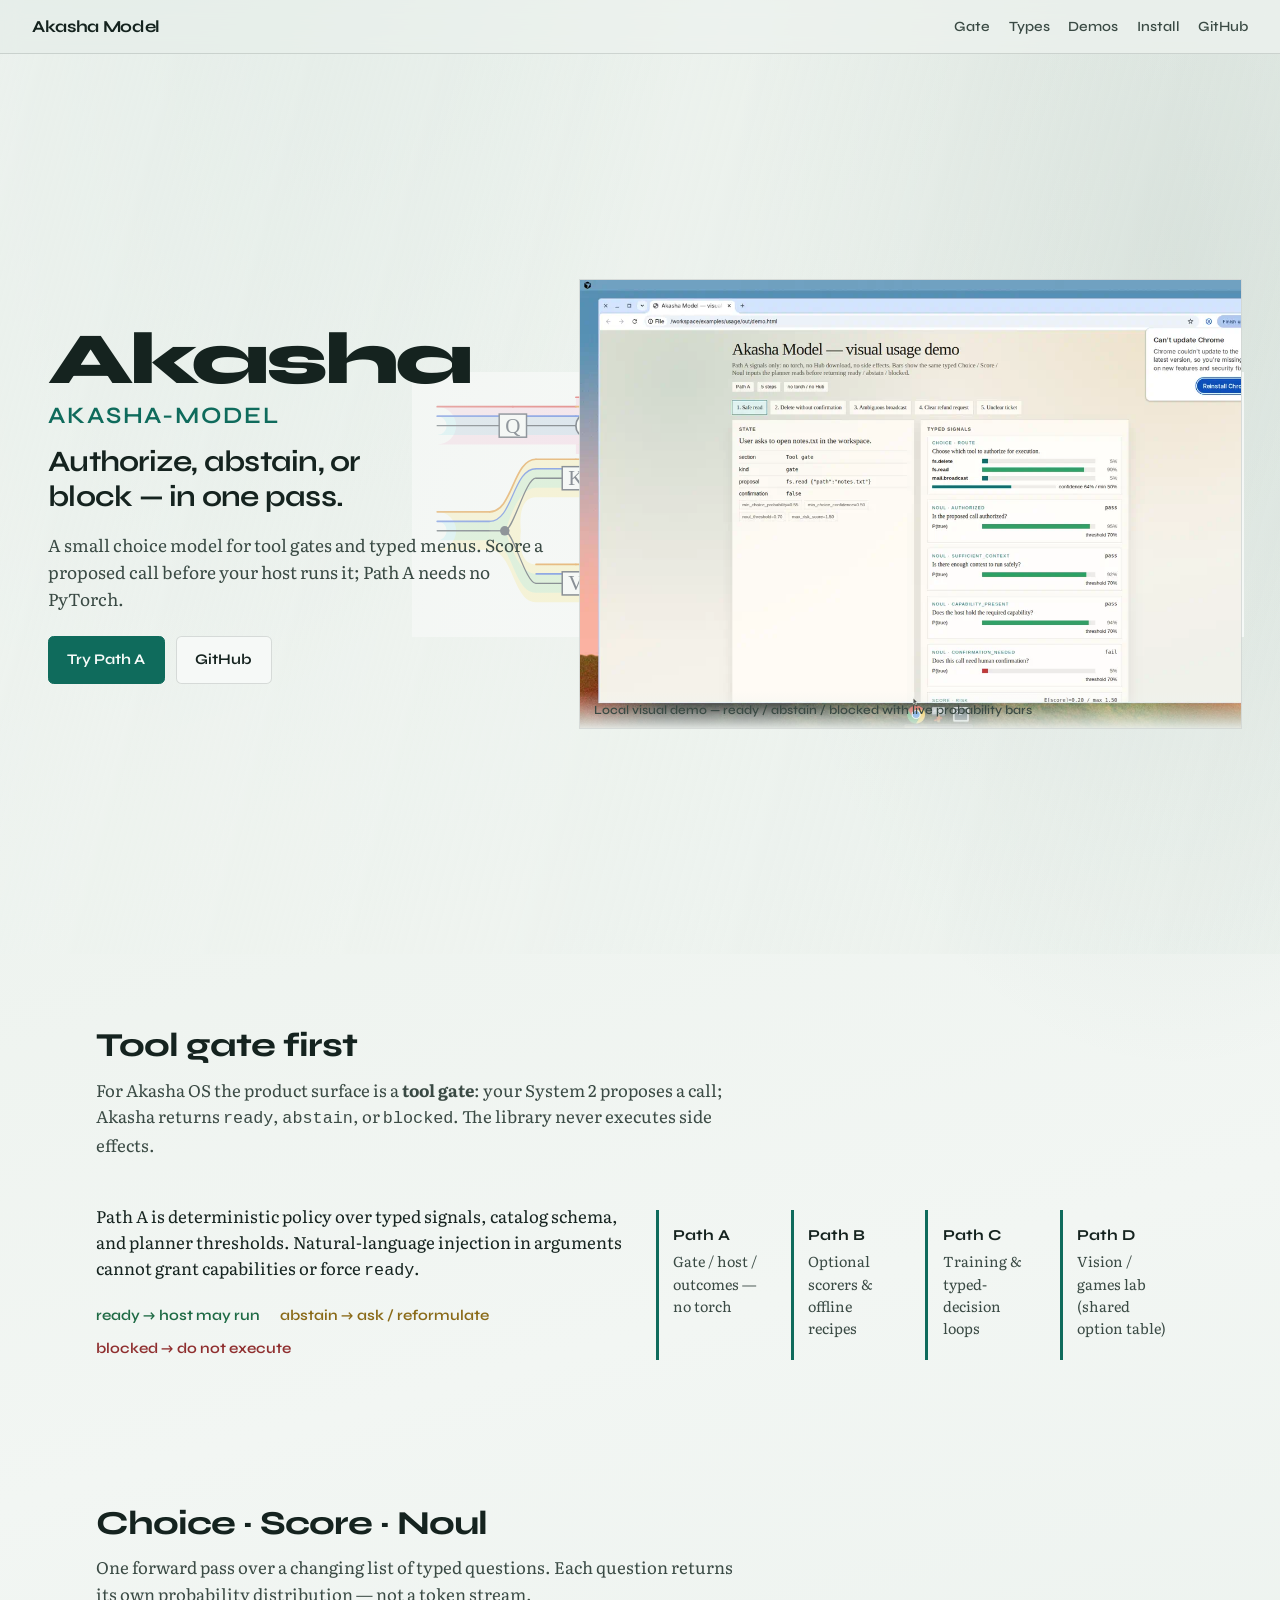
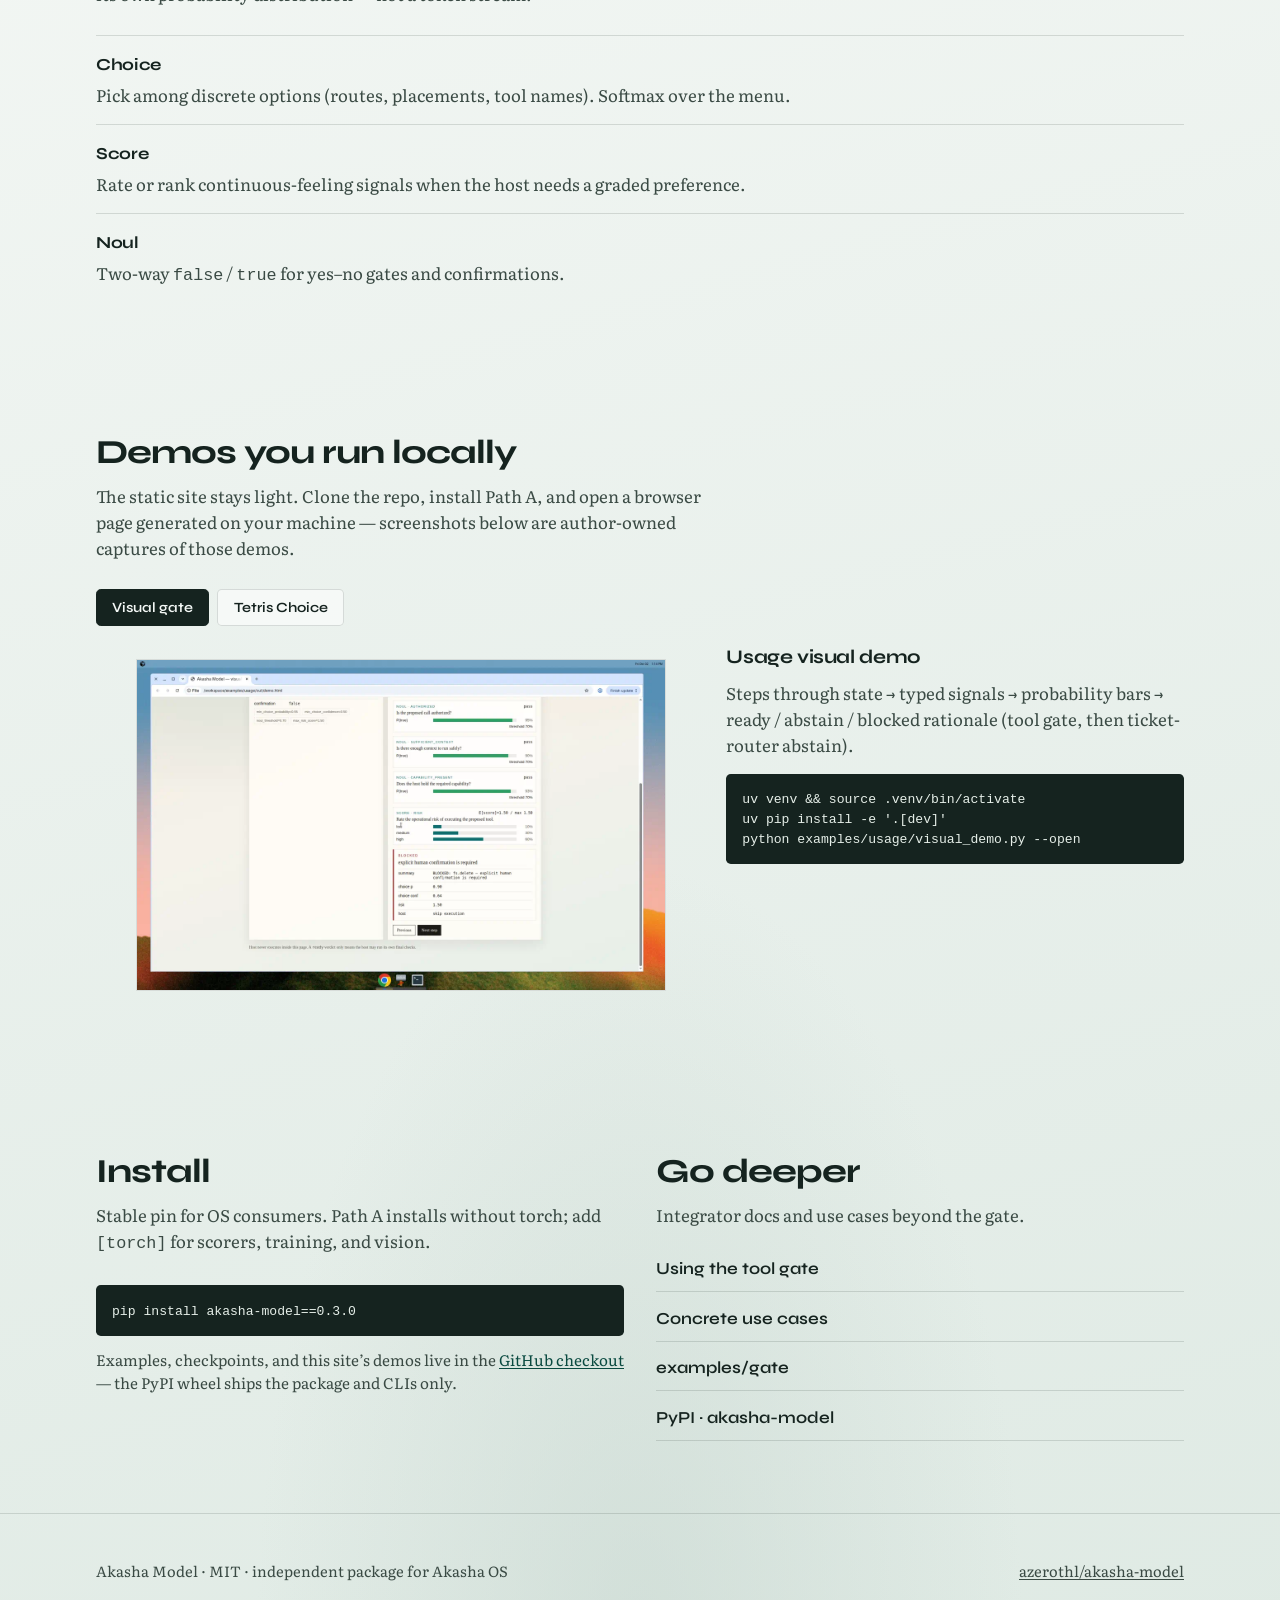
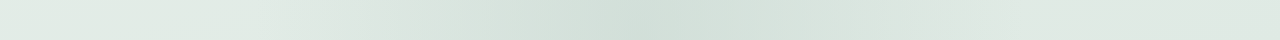
<file: site/index.html>
<!DOCTYPE html>
<html lang="en">
<head>
  <meta charset="utf-8">
  <meta name="viewport" content="width=device-width, initial-scale=1">
  <title>Akasha Model — one-pass tool gate &amp; typed choices</title>
  <meta name="description" content="Akasha Model: a small one-pass choice model for tool gates (authorize / abstain / block) and typed Choice, Score, Noul questions. Path A runs without PyTorch.">
  <meta name="theme-color" content="#eef3ef">
  <link rel="preconnect" href="https://fonts.googleapis.com">
  <link rel="preconnect" href="https://fonts.gstatic.com" crossorigin>
  <link href="https://fonts.googleapis.com/css2?family=IBM+Plex+Mono:wght@400;500&family=Literata:opsz,wght@7..72,400;7..72,560&family=Syne:wght@560;650;720;800&display=swap" rel="stylesheet">
  <link rel="stylesheet" href="styles.css">
</head>
<body>
  <a class="skip" href="#main">Skip to content</a>

  <nav class="site-nav" aria-label="Primary">
    <a class="nav-brand" href="#top">Akasha Model</a>
    <ul class="nav-links">
      <li><a href="#gate">Gate</a></li>
      <li><a href="#types">Types</a></li>
      <li><a href="#demos">Demos</a></li>
      <li><a href="#install">Install</a></li>
      <li><a href="https://github.com/azerothl/akasha-model">GitHub</a></li>
    </ul>
  </nav>

  <header class="hero" id="top">
    <div class="hero-atmosphere" aria-hidden="true"></div>
    <div class="hero-copy">
      <p class="brand">Akasha<span>akasha-model</span></p>
      <h1 class="headline">Authorize, abstain, or block — in one pass.</h1>
      <p class="lede">A small choice model for tool gates and typed menus. Score a proposed call before your host runs it; Path&nbsp;A needs no PyTorch.</p>
      <div class="cta-group">
        <a class="btn btn-primary" href="#install">Try Path A</a>
        <a class="btn btn-secondary" href="https://github.com/azerothl/akasha-model">GitHub</a>
      </div>
    </div>
    <figure class="hero-visual">
      <img
        src="assets/visual-demo-ready.webp"
        width="960"
        height="640"
        alt="Visual usage demo: tool-gate state, typed signals, and ready probability bars"
        fetchpriority="high">
      <figcaption class="hero-caption">Local visual demo — ready / abstain / blocked with live probability bars</figcaption>
    </figure>
  </header>

  <main id="main">
    <section id="gate" aria-labelledby="gate-title">
      <div class="section-inner">
        <h2 class="section-title" id="gate-title">Tool gate first</h2>
        <p class="section-lede">For Akasha OS the product surface is a <strong>tool gate</strong>: your System&nbsp;2 proposes a call; Akasha returns <code>ready</code>, <code>abstain</code>, or <code>blocked</code>. The library never executes side effects.</p>
        <div class="split two">
          <div>
            <p>Path&nbsp;A is deterministic policy over typed signals, catalog schema, and planner thresholds. Natural-language injection in arguments cannot grant capabilities or force <code>ready</code>.</p>
            <div class="status-row" aria-label="Gate statuses">
              <span class="ready">ready → host may run</span>
              <span class="abstain">abstain → ask / reformulate</span>
              <span class="blocked">blocked → do not execute</span>
            </div>
          </div>
          <div class="path-strip" role="list" aria-label="Paths A to D">
            <div class="path-item" role="listitem"><strong>Path A</strong><span>Gate / host / outcomes — no torch</span></div>
            <div class="path-item" role="listitem"><strong>Path B</strong><span>Optional scorers &amp; offline recipes</span></div>
            <div class="path-item" role="listitem"><strong>Path C</strong><span>Training &amp; typed-decision loops</span></div>
            <div class="path-item" role="listitem"><strong>Path D</strong><span>Vision / games lab (shared option table)</span></div>
          </div>
        </div>
      </div>
    </section>

    <section id="types" aria-labelledby="types-title">
      <div class="section-inner">
        <h2 class="section-title" id="types-title">Choice · Score · Noul</h2>
        <p class="section-lede">One forward pass over a changing list of typed questions. Each question returns its own probability distribution — not a token stream.</p>
        <ul class="type-list">
          <li>
            <strong>Choice</strong>
            <p>Pick among discrete options (routes, placements, tool names). Softmax over the menu.</p>
          </li>
          <li>
            <strong>Score</strong>
            <p>Rate or rank continuous-feeling signals when the host needs a graded preference.</p>
          </li>
          <li>
            <strong>Noul</strong>
            <p>Two-way <code>false</code> / <code>true</code> for yes–no gates and confirmations.</p>
          </li>
        </ul>
      </div>
    </section>

    <section id="demos" aria-labelledby="demos-title">
      <div class="section-inner">
        <h2 class="section-title" id="demos-title">Demos you run locally</h2>
        <p class="section-lede">The static site stays light. Clone the repo, install Path&nbsp;A, and open a browser page generated on your machine — screenshots below are author-owned captures of those demos.</p>

        <div class="demo-tabs" role="tablist" aria-label="Demo selector">
          <button type="button" role="tab" id="tab-gate" aria-controls="panel-gate" aria-selected="true">Visual gate</button>
          <button type="button" role="tab" id="tab-tetris" aria-controls="panel-tetris" aria-selected="false">Tetris Choice</button>
        </div>

        <div class="demo-panel is-active" role="tabpanel" id="panel-gate" aria-labelledby="tab-gate">
          <figure class="demo-shot">
            <img src="assets/visual-demo-blocked.webp" width="960" height="640" alt="Visual demo showing a blocked delete-without-confirm decision" loading="lazy">
          </figure>
          <div class="demo-copy">
            <h3>Usage visual demo</h3>
            <p>Steps through state → typed signals → probability bars → ready / abstain / blocked rationale (tool gate, then ticket-router abstain).</p>
            <pre><code>uv venv &amp;&amp; source .venv/bin/activate
uv pip install -e '.[dev]'
python examples/usage/visual_demo.py --open</code></pre>
          </div>
        </div>

        <div class="demo-panel" role="tabpanel" id="panel-tetris" aria-labelledby="tab-tetris" hidden>
          <figure class="demo-shot">
            <img src="assets/tetris-demo-midgame.webp" width="960" height="640" alt="Tetris realtime demo with Choice probability bars beside the board" loading="lazy">
          </figure>
          <div class="demo-copy">
            <h3>Realtime Tetris</h3>
            <p>Pieces fall with gravity; Choice samples a legal landing among engine-enumerated locks. Path&nbsp;A heuristic, CPU-only — host verifies before lock.</p>
            <pre><code>python examples/tetris/play.py --open</code></pre>
          </div>
        </div>
      </div>
    </section>

    <section id="install" aria-labelledby="install-title" class="install">
      <div class="section-inner split two">
        <div>
          <h2 class="section-title" id="install-title">Install</h2>
          <p class="section-lede">Stable pin for OS consumers. Path&nbsp;A installs without torch; add <code>[torch]</code> for scorers, training, and vision.</p>
          <pre><code>pip install akasha-model==0.3.0</code></pre>
          <p class="hint">Examples, checkpoints, and this site’s demos live in the <a href="https://github.com/azerothl/akasha-model">GitHub checkout</a> — the PyPI wheel ships the package and CLIs only.</p>
        </div>
        <div>
          <h2 class="section-title">Go deeper</h2>
          <p class="section-lede">Integrator docs and use cases beyond the gate.</p>
          <div class="links-grid">
            <a href="https://github.com/azerothl/akasha-model/blob/main/docs/using-the-tool-gate.md">Using the tool gate</a>
            <a href="https://github.com/azerothl/akasha-model/blob/main/docs/use-cases.md">Concrete use cases</a>
            <a href="https://github.com/azerothl/akasha-model/tree/main/examples/gate">examples/gate</a>
            <a href="https://pypi.org/project/akasha-model/">PyPI · akasha-model</a>
          </div>
        </div>
      </div>
    </section>
  </main>

  <footer class="site-footer">
    <div class="section-inner">
      <p>Akasha Model · MIT · independent package for Akasha&nbsp;OS</p>
      <p><a href="https://github.com/azerothl/akasha-model">azerothl/akasha-model</a></p>
    </div>
  </footer>

  <script src="main.js" defer></script>
</body>
</html>
</file>
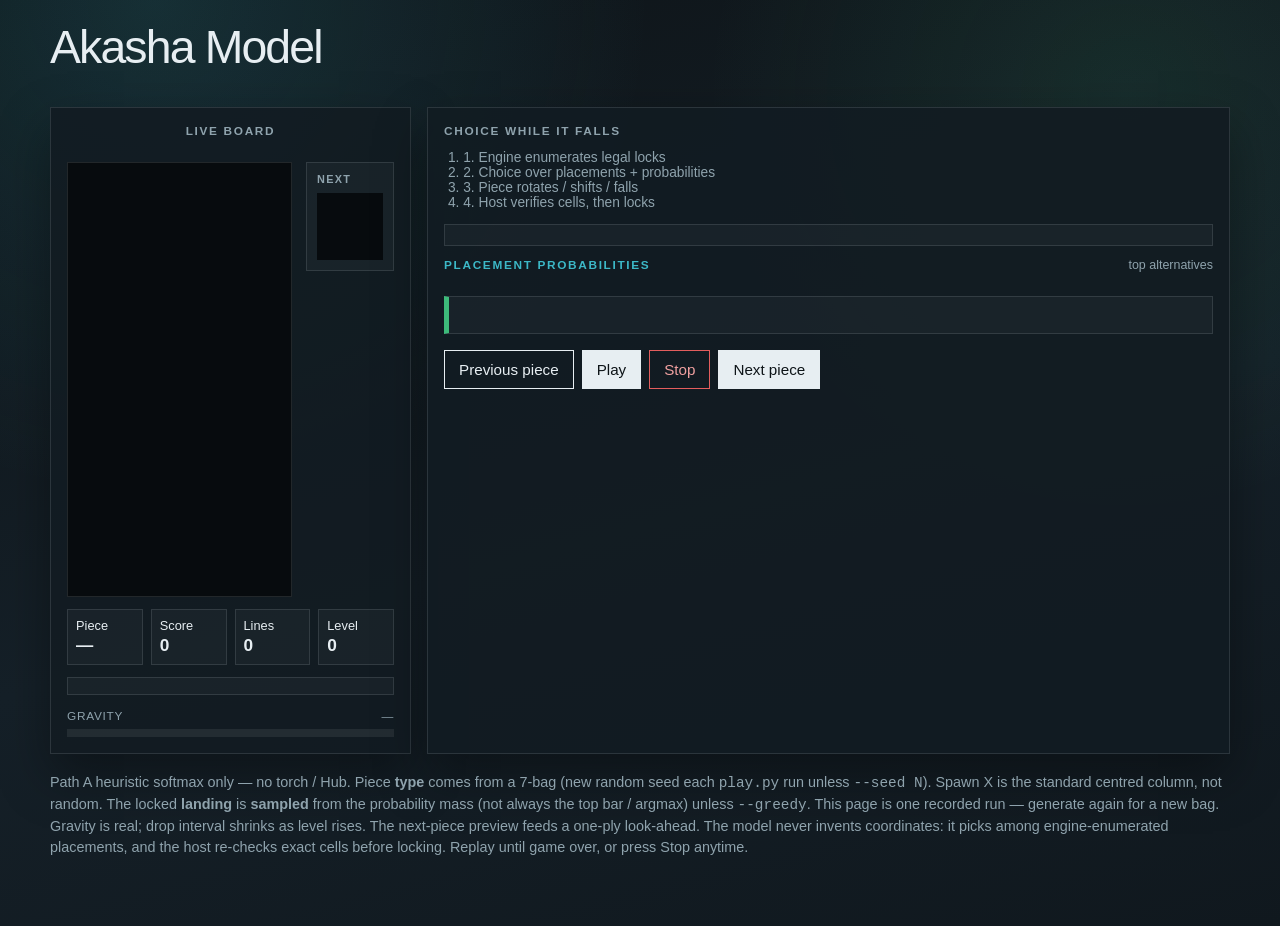
<file: examples/tetris/visual.html>
<!doctype html>
<html lang="en">
<meta charset="utf-8">
<meta name="viewport" content="width=device-width, initial-scale=1">
<title>Akasha Model — Tetris</title>
<style>
:root {
  --bg0: #0e1418;
  --bg1: #152028;
  --ink: #e7eef2;
  --muted: #8fa3ad;
  --panel: rgba(18, 28, 34, 0.92);
  --line: rgba(231, 238, 242, 0.12);
  --ready: #3dba7a;
  --ready-fill: #45c985;
  --reject: #e35d5d;
  --accent: #3cb8c7;
  --ghost: rgba(60, 184, 199, 0.28);
  --bar-track: rgba(231, 238, 242, 0.08);
  --shadow: 0 22px 48px rgba(0, 0, 0, 0.35);
  --cell: 20px;
  --I: #3cb8c7;
  --O: #e0b84a;
  --T: #9a7bff;
  --S: #45c985;
  --Z: #e35d5d;
  --J: #4d7fe8;
  --L: #e8913a;
}
* { box-sizing: border-box; }
html, body {
  margin: 0;
  min-height: 100%;
  color: var(--ink);
  background:
    radial-gradient(circle at 12% 0%, rgba(60, 184, 199, 0.16), transparent 34%),
    radial-gradient(circle at 88% 10%, rgba(69, 201, 133, 0.10), transparent 30%),
    linear-gradient(165deg, var(--bg0) 0%, var(--bg1) 55%, #10181e 100%);
  font-family: "Avenir Next", Avenir, "Segoe UI", "Helvetica Neue", sans-serif;
  -webkit-font-smoothing: antialiased;
}
body { padding: 24px 16px 56px; }
.shell { width: min(1180px, 100%); margin: 0 auto; }
.brand {
  font-family: "Futura", "Avenir Next", Avenir, sans-serif;
  font-size: clamp(2rem, 4.2vw, 2.9rem);
  letter-spacing: -0.04em;
  line-height: 1.02;
  margin: 0;
}
.lede {
  margin: 10px 0 0;
  max-width: 48rem;
  color: var(--muted);
  font-size: 1.02rem;
  line-height: 1.45;
}
.meta {
  display: flex;
  flex-wrap: wrap;
  gap: 8px;
  margin-top: 14px;
}
.chip {
  display: inline-flex;
  align-items: center;
  padding: 6px 10px;
  border: 1px solid var(--line);
  background: rgba(255,255,255,0.03);
  font-size: 0.76rem;
  letter-spacing: 0.04em;
  text-transform: uppercase;
  color: var(--muted);
}
.layout {
  display: grid;
  grid-template-columns: auto minmax(0, 1fr);
  gap: 16px;
  margin-top: 22px;
}
@media (max-width: 900px) {
  .layout { grid-template-columns: 1fr; }
}
.panel {
  background: var(--panel);
  border: 1px solid var(--line);
  box-shadow: var(--shadow);
  padding: 16px;
}
.panel h2 {
  margin: 0 0 12px;
  font-size: 0.74rem;
  letter-spacing: 0.14em;
  text-transform: uppercase;
  color: var(--muted);
  font-weight: 600;
}
.board-wrap {
  display: flex;
  flex-direction: column;
  align-items: center;
  gap: 12px;
}
.board-row {
  display: flex;
  gap: 14px;
  align-items: flex-start;
}
.side-stack {
  display: flex;
  flex-direction: column;
  gap: 12px;
  min-width: 88px;
}
.next-box {
  border: 1px solid var(--line);
  background: rgba(255,255,255,0.03);
  padding: 10px;
  width: 88px;
}
.next-box h3 {
  margin: 0 0 8px;
  font-size: 0.68rem;
  letter-spacing: 0.12em;
  text-transform: uppercase;
  color: var(--muted);
  font-weight: 600;
}
.next-grid {
  display: grid;
  grid-template-columns: repeat(4, 14px);
  grid-template-rows: repeat(4, 14px);
  gap: 1px;
  padding: 4px;
  background: #070b0e;
  margin: 0 auto;
}
.next-grid .cell {
  width: 14px;
  height: 14px;
}
.board {
  display: grid;
  grid-template-columns: repeat(10, var(--cell));
  grid-template-rows: repeat(20, var(--cell));
  gap: 1px;
  padding: 7px;
  background: #070b0e;
  border: 1px solid var(--line);
}
.cell {
  width: var(--cell);
  height: var(--cell);
  background: #12181d;
  transition: background 90ms linear, box-shadow 90ms linear, transform 90ms linear;
}
.cell.filled { box-shadow: inset 0 0 0 1px rgba(255,255,255,0.14); }
.cell.active {
  box-shadow: inset 0 0 0 1px rgba(255,255,255,0.28);
  transform: scale(0.96);
}
.cell.ghost {
  background: var(--ghost);
  box-shadow: inset 0 0 0 1px rgba(60, 184, 199, 0.45);
}
.cell.I { background: var(--I); }
.cell.O { background: var(--O); }
.cell.T { background: var(--T); }
.cell.S { background: var(--S); }
.cell.Z { background: var(--Z); }
.cell.J { background: var(--J); }
.cell.L { background: var(--L); }
.stats {
  display: grid;
  grid-template-columns: repeat(4, minmax(3.6rem, 1fr));
  gap: 8px;
  width: 100%;
  font-size: 0.8rem;
}
.stats div {
  border: 1px solid var(--line);
  padding: 8px;
  background: rgba(255,255,255,0.03);
}
.stats strong {
  display: block;
  font-size: 1.08rem;
  margin-top: 2px;
  font-variant-numeric: tabular-nums;
}
.hud-line {
  width: 100%;
  margin: 0;
  padding: 8px 10px;
  border: 1px solid var(--line);
  background: rgba(255,255,255,0.03);
  color: var(--muted);
  font-size: 0.78rem;
  line-height: 1.4;
}
.tempo {
  width: 100%;
  margin-top: 2px;
}
.tempo-label {
  display: flex;
  justify-content: space-between;
  font-size: 0.74rem;
  color: var(--muted);
  margin-bottom: 6px;
  letter-spacing: 0.06em;
  text-transform: uppercase;
}
.tempo-track {
  height: 8px;
  background: var(--bar-track);
  overflow: hidden;
}
.tempo-fill {
  height: 100%;
  width: 0;
  background: linear-gradient(90deg, var(--accent), var(--ready-fill));
  transition: width 220ms ease;
}
.loop {
  display: grid;
  gap: 8px;
  margin-bottom: 14px;
  font-size: 0.86rem;
  color: var(--muted);
}
.loop ol {
  margin: 0;
  padding-left: 1.2rem;
}
.loop li[data-active="true"] {
  color: var(--ink);
  font-weight: 600;
}
.legend {
  margin: 0 0 12px;
  padding: 10px 12px;
  border: 1px solid var(--line);
  background: rgba(255,255,255,0.03);
  color: var(--muted);
  font-size: 0.84rem;
  line-height: 1.4;
}
.bars-head {
  display: flex;
  justify-content: space-between;
  align-items: baseline;
  gap: 8px;
  margin: 0 0 10px;
}
.bars-head h3 {
  margin: 0;
  font-size: 0.74rem;
  letter-spacing: 0.14em;
  text-transform: uppercase;
  color: var(--accent);
  font-weight: 600;
}
.bars-head span {
  color: var(--muted);
  font-size: 0.78rem;
}
.bars {
  display: grid;
  gap: 10px;
  max-height: 340px;
  overflow: auto;
  padding-right: 4px;
}
.bar-row {
  display: grid;
  grid-template-columns: minmax(9.5rem, 12rem) 1fr 3.6rem;
  gap: 10px;
  align-items: center;
  font-size: 0.86rem;
}
.bar-row.selected {
  background: rgba(69, 201, 133, 0.08);
  outline: 1px solid rgba(69, 201, 133, 0.28);
  padding: 4px 6px;
  margin: 0 -6px;
}
.bar-row.argmax:not(.selected) {
  background: rgba(60, 184, 199, 0.06);
  outline: 1px dashed rgba(60, 184, 199, 0.35);
  padding: 4px 6px;
  margin: 0 -6px;
}
.bar-label {
  font-family: "IBM Plex Mono", "SFMono-Regular", Consolas, monospace;
  font-size: 0.78rem;
  line-height: 1.25;
  color: var(--ink);
  display: flex;
  flex-wrap: wrap;
  align-items: baseline;
  gap: 6px;
}
.bar-tag {
  font-family: "Avenir Next", Avenir, "Segoe UI", sans-serif;
  font-size: 0.62rem;
  letter-spacing: 0.08em;
  text-transform: uppercase;
  color: var(--ready);
  border: 1px solid rgba(69, 201, 133, 0.45);
  padding: 1px 5px;
  white-space: nowrap;
}
.bar-tag.argmax {
  color: var(--accent);
  border-color: rgba(60, 184, 199, 0.45);
}
.track {
  height: 16px;
  background: var(--bar-track);
  overflow: hidden;
  position: relative;
}
.fill {
  height: 100%;
  width: 0;
  background: linear-gradient(90deg, var(--accent), #6ad4df);
  transition: width 420ms cubic-bezier(.2,.8,.2,1);
}
.bar-row.selected .fill {
  background: linear-gradient(90deg, var(--ready), var(--ready-fill));
}
.bar-row.argmax:not(.selected) .fill {
  background: linear-gradient(90deg, #2a9eab, var(--accent));
}
.pct {
  text-align: right;
  font-variant-numeric: tabular-nums;
  font-weight: 600;
  color: var(--ink);
}
.sample-note {
  margin: 0 0 10px;
  padding: 8px 10px;
  border: 1px dashed rgba(60, 184, 199, 0.35);
  background: rgba(60, 184, 199, 0.06);
  color: var(--muted);
  font-size: 0.82rem;
  line-height: 1.35;
}
.sample-note strong {
  color: var(--ink);
  font-weight: 600;
}
.verdict {
  margin-top: 14px;
  padding: 14px;
  border: 1px solid var(--line);
  background: rgba(255,255,255,0.03);
}
.verdict[data-status="locked"] { border-left: 5px solid var(--ready); }
.verdict[data-status="rejected"],
.verdict[data-status="blocked"] { border-left: 5px solid var(--reject); }
.status {
  margin: 0 0 6px;
  font-size: 0.74rem;
  letter-spacing: 0.16em;
  text-transform: uppercase;
}
.verdict[data-status="locked"] .status { color: var(--ready); }
.verdict[data-status="rejected"] .status,
.verdict[data-status="blocked"] .status { color: var(--reject); }
.reason { margin: 0 0 8px; font-size: 1.05rem; line-height: 1.35; }
.kv {
  display: grid;
  gap: 6px;
  font-size: 0.86rem;
}
.kv div {
  display: grid;
  grid-template-columns: 7.2rem 1fr;
  gap: 8px;
  padding-top: 6px;
  border-top: 1px solid var(--line);
}
.mono {
  font-family: "IBM Plex Mono", "SFMono-Regular", Consolas, monospace;
  font-size: 0.84rem;
}
.controls {
  display: flex;
  flex-wrap: wrap;
  gap: 8px;
  margin-top: 16px;
}
.controls button {
  appearance: none;
  border: 1px solid var(--ink);
  background: var(--ink);
  color: #0e1418;
  padding: 10px 14px;
  cursor: pointer;
  font: inherit;
  font-size: 0.95rem;
}
.controls button.secondary {
  background: transparent;
  color: var(--ink);
}
.controls button.danger {
  background: transparent;
  border-color: var(--reject);
  color: #f0a0a0;
}
.footnote {
  margin-top: 18px;
  color: var(--muted);
  font-size: 0.9rem;
  line-height: 1.45;
}
</style>
<body>
  <div class="shell">
    <header>
      <p class="brand" id="title">Akasha Model</p>
      <p class="lede" id="note"></p>
      <div class="meta" id="meta"></div>
    </header>
    <div class="layout">
      <section class="panel board-wrap" aria-labelledby="board-heading">
        <h2 id="board-heading">Live board</h2>
        <div class="board-row">
          <div class="board" id="board" aria-label="Tetris board"></div>
          <div class="side-stack">
            <div class="next-box" aria-label="Next piece">
              <h3>Next</h3>
              <div class="next-grid" id="next-grid"></div>
            </div>
          </div>
        </div>
        <div class="stats">
          <div>Piece<strong id="stat-piece">—</strong></div>
          <div>Score<strong id="stat-score">0</strong></div>
          <div>Lines<strong id="stat-lines">0</strong></div>
          <div>Level<strong id="stat-level">0</strong></div>
        </div>
        <p class="hud-line" id="rng-hud"></p>
        <div class="tempo" aria-label="Drop speed">
          <div class="tempo-label">
            <span>Gravity</span>
            <span id="tempo-ms">—</span>
          </div>
          <div class="tempo-track"><div class="tempo-fill" id="tempo-fill"></div></div>
        </div>
      </section>
      <section class="panel" aria-labelledby="decision-heading">
        <h2 id="decision-heading">Choice while it falls</h2>
        <div class="loop">
          <ol>
            <li data-phase="enumerate">1. Engine enumerates legal locks</li>
            <li data-phase="choice">2. Choice over placements + probabilities</li>
            <li data-phase="fall">3. Piece rotates / shifts / falls</li>
            <li data-phase="verify">4. Host verifies cells, then locks</li>
          </ol>
        </div>
        <p class="legend" id="legend"></p>
        <div class="bars-head">
          <h3>Placement probabilities</h3>
          <span id="bars-caption">top alternatives</span>
        </div>
        <p class="sample-note" id="sample-note" hidden></p>
        <div class="bars" id="bars" aria-label="Placement probabilities"></div>
        <div class="verdict" id="verdict" data-status="locked">
          <p class="status" id="verdict-status"></p>
          <p class="reason" id="verdict-reason"></p>
          <div class="kv" id="verdict-kv"></div>
        </div>
        <div class="controls">
          <button type="button" id="prev" class="secondary">Previous piece</button>
          <button type="button" id="play">Play</button>
          <button type="button" id="stop" class="danger">Stop</button>
          <button type="button" id="next">Next piece</button>
        </div>
      </section>
    </div>
    <p class="footnote">
      Path A heuristic softmax only — no torch / Hub. Piece <strong>type</strong>
      comes from a 7-bag (new random seed each <code>play.py</code> run unless
      <code>--seed N</code>). Spawn X is the standard centred column, not
      random. The locked <strong>landing</strong> is <strong>sampled</strong>
      from the probability mass (not always the top bar / argmax) unless
      <code>--greedy</code>. This page is one recorded run — generate again
      for a new bag. Gravity is real; drop interval shrinks as level rises.
      The next-piece preview feeds a one-ply look-ahead. The model never
      invents coordinates: it picks among engine-enumerated placements, and
      the host re-checks exact cells before locking. Replay until game over,
      or press Stop anytime.
    </p>
  </div>
<script>
const DATA = /* DATA */;
const boardEl = document.getElementById("board");
const nextGridEl = document.getElementById("next-grid");
const barsEl = document.getElementById("bars");
const verdict = document.getElementById("verdict");
const phaseItems = [...document.querySelectorAll(".loop li")];
const BASE_DROP = 800;
const MIN_DROP = 55;

// Local 4x4 preview shapes (col, row) matching engine spawn orientations.
const PREVIEW = {
  I: [[0,1],[1,1],[2,1],[3,1]],
  O: [[1,0],[2,0],[1,1],[2,1]],
  T: [[1,0],[0,1],[1,1],[2,1]],
  S: [[1,0],[2,0],[0,1],[1,1]],
  Z: [[0,0],[1,0],[1,1],[2,1]],
  J: [[0,0],[0,1],[1,1],[2,1]],
  L: [[2,0],[0,1],[1,1],[2,1]],
};

let stepIndex = 0;
let frameIndex = 0;
let playing = false;
let timer = null;
let choiceRenderedFor = -1;

function chip(text) {
  const el = document.createElement("span");
  el.className = "chip";
  el.textContent = text;
  return el;
}

function initMeta() {
  document.getElementById("title").textContent = DATA.title || "Akasha Model";
  document.getElementById("note").textContent = DATA.note || "";
  document.getElementById("legend").textContent = DATA.label_legend ||
    "Bar labels are legal locks: piece, rotation (0/R/2/L), leftmost column.";
  const meta = document.getElementById("meta");
  const stop = DATA.stop_reason || (DATA.game_over ? "game_over" : "complete");
  const lockMode = DATA.sample_locks === false ? "greedy locks" : "sampled locks";
  const seedSrc = DATA.seed_source === "fixed" ? "fixed" : "this run";
  meta.replaceChildren(
    chip(`path ${DATA.path}`),
    chip(DATA.scorer || "heuristic"),
    chip(DATA.mode || "realtime"),
    chip(lockMode),
    chip(`${DATA.steps.length} pieces`),
    chip(`seed ${DATA.seed} (${seedSrc})`),
    chip(`score ${DATA.final_score}`),
    chip(`level ${DATA.final_level ?? 0}`),
    chip(stop.replace("_", " ")),
  );
  const hud = document.getElementById("rng-hud");
  hud.textContent = DATA.rng_hud ||
    "Type: 7-bag · spawn: standard column (not random X) · lock: softmax sample";
  boardEl.replaceChildren();
  for (let i = 0; i < 200; i++) {
    const cell = document.createElement("div");
    cell.className = "cell";
    boardEl.appendChild(cell);
  }
  nextGridEl.replaceChildren();
  for (let i = 0; i < 16; i++) {
    const cell = document.createElement("div");
    cell.className = "cell";
    nextGridEl.appendChild(cell);
  }
}

function paintBoard(rows, activeCells, ghostCells) {
  const cells = boardEl.children;
  const active = new Set((activeCells || []).map(([c, r]) => `${c},${r}`));
  const ghost = new Set((ghostCells || []).map(([c, r]) => `${c},${r}`));
  for (let r = 0; r < 20; r++) {
    const row = rows[r] || ".".repeat(10);
    for (let c = 0; c < 10; c++) {
      const el = cells[r * 10 + c];
      const ch = row[c] || ".";
      el.className = "cell";
      if (ch !== ".") {
        el.classList.add("filled", ch);
      } else if (active.has(`${c},${r}`)) {
        const piece = (DATA.steps[stepIndex] || {}).piece;
        el.classList.add("filled", "active");
        if (piece) el.classList.add(piece);
      } else if (ghost.has(`${c},${r}`)) {
        el.classList.add("ghost");
      }
    }
  }
}

function paintNext(piece) {
  const cells = nextGridEl.children;
  for (let i = 0; i < 16; i++) cells[i].className = "cell";
  if (!piece || !PREVIEW[piece]) return;
  for (const [c, r] of PREVIEW[piece]) {
    const el = cells[r * 4 + c];
    if (el) el.className = `cell filled ${piece}`;
  }
}

function setPhase(name) {
  for (const item of phaseItems) {
    item.dataset.active = item.dataset.phase === name ? "true" : "false";
  }
}

function setTempo(dropMs) {
  const ms = dropMs || BASE_DROP;
  document.getElementById("tempo-ms").textContent = `${ms} ms / row`;
  const span = BASE_DROP - MIN_DROP;
  const speed = span <= 0 ? 0 : (BASE_DROP - ms) / span;
  document.getElementById("tempo-fill").style.width = `${Math.max(4, Math.min(100, speed * 100))}%`;
}

function renderBars(step) {
  const choice = step.choice || {};
  const selected = choice.selected;
  const argmax = choice.argmax || null;
  const sampled = !!choice.sampled;
  const probs = choice.probabilities || {};
  barsEl.replaceChildren();
  const entries = Object.entries(probs);
  const caption = document.getElementById("bars-caption");
  const sampleNote = document.getElementById("sample-note");
  const differs = !!(sampled && selected && argmax && selected !== argmax);
  if (!entries.length) {
    caption.textContent = "no alternatives";
    sampleNote.hidden = true;
    sampleNote.textContent = "";
    const empty = document.createElement("p");
    empty.className = "reason";
    empty.textContent = "No Choice — fewer than two legal placements.";
    barsEl.appendChild(empty);
    return;
  }
  caption.textContent = differs
    ? `${entries.length} of ${(step.candidates || []).length} · sampled ≠ argmax`
    : `${entries.length} of ${(step.candidates || []).length} legal locks`;
  if (differs) {
    sampleNote.hidden = false;
    sampleNote.innerHTML =
      "<strong>Sampled ≠ argmax.</strong> Green = locked draw from the " +
      "softmax; dashed cyan = highest probability (not locked). " +
      "Default play samples; <code>--greedy</code> always locks argmax.";
  } else if (sampled) {
    sampleNote.hidden = false;
    sampleNote.innerHTML =
      "Locks are <strong>sampled</strong> from these probabilities. " +
      "Highlight = locked draw; it may match argmax by chance. " +
      "Piece types use this run's 7-bag seed, not a fixed demo sequence.";
  } else {
    sampleNote.hidden = false;
    sampleNote.innerHTML =
      "Greedy mode: highlight is the <strong>argmax</strong> lock.";
  }
  for (const [name, value] of entries) {
    const isSelected = name === selected;
    const isArgmax = name === argmax;
    const row = document.createElement("div");
    row.className = "bar-row"
      + (isSelected ? " selected" : "")
      + (isArgmax ? " argmax" : "");
    const label = document.createElement("span");
    label.className = "bar-label";
    label.title = name;
    const nameEl = document.createElement("span");
    nameEl.textContent = name;
    label.appendChild(nameEl);
    if (isSelected) {
      const tag = document.createElement("span");
      tag.className = "bar-tag";
      tag.textContent = sampled && !isArgmax ? "locked (sampled)" : "locked";
      label.appendChild(tag);
    } else if (isArgmax && differs) {
      const tag = document.createElement("span");
      tag.className = "bar-tag argmax";
      tag.textContent = "argmax";
      label.appendChild(tag);
    }
    const track = document.createElement("div");
    track.className = "track";
    const fill = document.createElement("div");
    fill.className = "fill";
    track.appendChild(fill);
    const pct = document.createElement("span");
    pct.className = "pct";
    pct.textContent = `${(Math.round(value * 1000) / 10).toFixed(1)}%`;
    row.append(label, track, pct);
    barsEl.appendChild(row);
    requestAnimationFrame(() => {
      fill.style.width = `${Math.max(2, value * 100)}%`;
    });
  }
}

function renderVerdict(step) {
  const host = step.host || {};
  const choice = step.choice || {};
  const selected = choice.selected;
  const placement = host.placement ||
    (step.candidates || []).find((c) => c.id === selected);
  const status = host.status || "locked";
  verdict.dataset.status = status;
  document.getElementById("verdict-status").textContent = status;
  document.getElementById("verdict-reason").textContent = host.reason || "";
  const kv = document.getElementById("verdict-kv");
  kv.replaceChildren();
  const argmax = choice.argmax || null;
  const sampledDiffers = !!(choice.sampled && selected && argmax && selected !== argmax);
  const rows = [
    ["piece #", String(step.index + 1)],
    ["active", step.piece || "—"],
    ["next", step.next_piece || "—"],
    ["candidates", String((step.candidates || []).length)],
    ["selected", selected || "—"],
    ["argmax", argmax || "—"],
    [
      "sampled",
      choice.sampled
        ? (sampledDiffers ? "yes · ≠ argmax" : "yes")
        : "no (greedy)",
    ],
    ["confidence", choice.confidence != null ? choice.confidence.toFixed(3) : "—"],
    ["verified", host.verified ? "yes" : "no"],
    ["level", String(step.level ?? 0)],
    ["drop", `${step.drop_ms ?? "—"} ms`],
  ];
  if (placement) {
    rows.push(
      ["rotation", placement.rotation],
      ["column", String(placement.column)],
      ["landing row", String(placement.landing_row)],
    );
  }
  if (host.lines_cleared != null) {
    rows.push(["lines cleared", String(host.lines_cleared)]);
  }
  for (const [k, v] of rows) {
    const div = document.createElement("div");
    const key = document.createElement("span");
    key.textContent = k;
    const val = document.createElement("code");
    val.className = "mono";
    val.textContent = v;
    div.append(key, val);
    kv.appendChild(div);
  }
}

function currentFrames(step) {
  return step.frames && step.frames.length ? step.frames : [{
    kind: "lock",
    board: step.board_after || step.board_before,
    score: step.score,
    lines_total: step.lines_total,
    level: step.level || 0,
    drop_ms: step.drop_ms || BASE_DROP,
    piece: step.piece,
    next_piece: step.next_piece,
    active: null,
    ghost: [],
    hold_ms: 500,
  }];
}

function showFrame(stepIdx, frIdx) {
  const step = DATA.steps[stepIdx];
  if (!step) return;
  const frames = currentFrames(step);
  const frame = frames[Math.min(frIdx, frames.length - 1)];
  stepIndex = stepIdx;
  frameIndex = Math.min(frIdx, frames.length - 1);

  if (choiceRenderedFor !== stepIdx) {
    renderBars(step);
    renderVerdict(step);
    choiceRenderedFor = stepIdx;
  }

  const activeCells = frame.active && frame.active.cells ? frame.active.cells : [];
  paintBoard(frame.board, activeCells, frame.ghost || []);
  paintNext(frame.next_piece || step.next_piece);
  document.getElementById("stat-piece").textContent = frame.piece || step.piece || "—";
  document.getElementById("stat-score").textContent = String(frame.score ?? step.score);
  document.getElementById("stat-lines").textContent = String(frame.lines_total ?? step.lines_total);
  document.getElementById("stat-level").textContent = String(frame.level ?? step.level ?? 0);
  setTempo(frame.drop_ms ?? step.drop_ms);

  const kind = frame.kind || "fall";
  if (kind === "choice") setPhase("choice");
  else if (kind === "fall" || kind === "shift" || kind === "rotate" || kind === "spawn") setPhase("fall");
  else if (kind === "lock") setPhase("verify");
  else setPhase("enumerate");
}

function clearTimer() {
  if (timer) {
    clearTimeout(timer);
    timer = null;
  }
}

function stopPlay() {
  playing = false;
  clearTimer();
  document.getElementById("play").textContent = "Play";
}

function scheduleNext() {
  clearTimer();
  if (!playing) return;
  const step = DATA.steps[stepIndex];
  if (!step) {
    stopPlay();
    return;
  }
  const frames = currentFrames(step);
  const frame = frames[frameIndex];
  const delay = Math.max(40, frame.hold_ms || frame.drop_ms || 120);
  timer = setTimeout(() => {
    if (!playing) return;
    if (frameIndex < frames.length - 1) {
      showFrame(stepIndex, frameIndex + 1);
      scheduleNext();
      return;
    }
    if (stepIndex >= DATA.steps.length - 1) {
      stopPlay();
      return;
    }
    showFrame(stepIndex + 1, 0);
    scheduleNext();
  }, delay);
}

function togglePlay() {
  if (playing) {
    stopPlay();
    return;
  }
  playing = true;
  document.getElementById("play").textContent = "Pause";
  // If we are sitting on the last frame of the last piece, restart.
  const lastStep = DATA.steps.length - 1;
  const lastFrames = currentFrames(DATA.steps[lastStep] || { frames: [] });
  if (stepIndex === lastStep && frameIndex >= lastFrames.length - 1) {
    showFrame(0, 0);
  }
  scheduleNext();
}

function jumpPiece(delta) {
  stopPlay();
  const next = Math.max(0, Math.min(DATA.steps.length - 1, stepIndex + delta));
  showFrame(next, 0);
}

initMeta();
showFrame(0, 0);
document.getElementById("prev").onclick = () => jumpPiece(-1);
document.getElementById("next").onclick = () => jumpPiece(1);
document.getElementById("play").onclick = togglePlay;
document.getElementById("stop").onclick = () => stopPlay();
// Auto-start so --open feels like a live game immediately.
togglePlay();
</script>
</body>
</html>
</file>
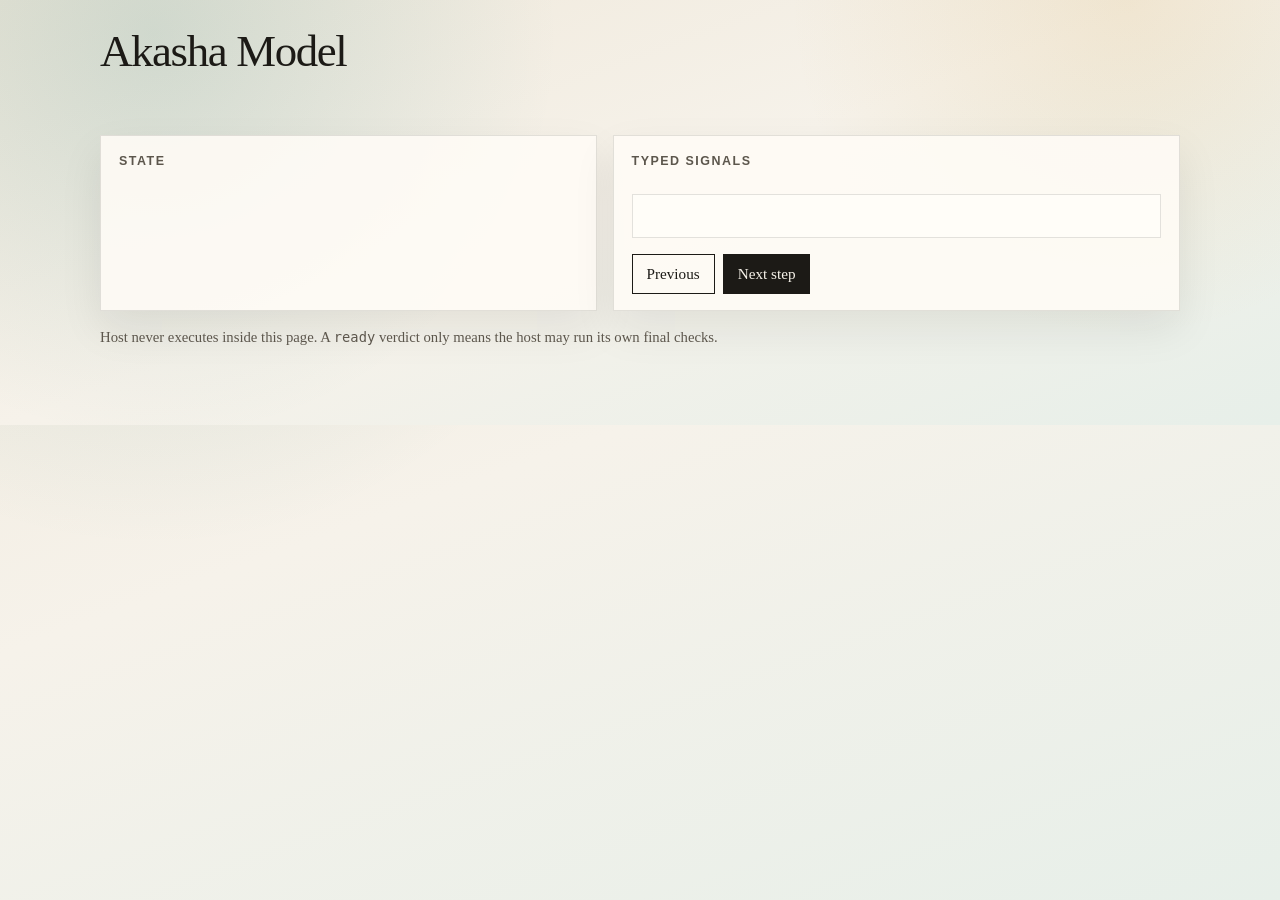
<file: examples/usage/visual.html>
<!doctype html>
<html lang="en">
<meta charset="utf-8">
<meta name="viewport" content="width=device-width, initial-scale=1">
<title>Akasha Model — visual usage demo</title>
<style>
:root {
  --bg: #f3efe6;
  --ink: #1c1a16;
  --muted: #5c564c;
  --panel: rgba(255, 252, 246, 0.88);
  --line: rgba(28, 26, 22, 0.12);
  --ready: #1f7a4c;
  --ready-fill: #2f9e64;
  --abstain: #9a6b14;
  --abstain-fill: #c48a1a;
  --blocked: #9b2c2c;
  --blocked-fill: #c43a3a;
  --accent: #0d6e6e;
  --bar-track: rgba(28, 26, 22, 0.08);
  --shadow: 0 18px 40px rgba(28, 26, 22, 0.08);
}
* { box-sizing: border-box; }
html, body {
  margin: 0;
  min-height: 100%;
  color: var(--ink);
  background:
    radial-gradient(circle at 12% 8%, rgba(13, 110, 110, 0.14), transparent 34%),
    radial-gradient(circle at 88% 0%, rgba(196, 138, 26, 0.12), transparent 28%),
    linear-gradient(160deg, #efe8da 0%, #f6f2ea 48%, #e7efe9 100%);
  font-family: "Iowan Old Style", "Palatino Linotype", Palatino, Georgia, serif;
  -webkit-font-smoothing: antialiased;
}
body { padding: 28px 18px 64px; }
.shell { width: min(1080px, 100%); margin: 0 auto; }
header {
  display: grid;
  gap: 10px;
  margin-bottom: 22px;
}
.brand {
  font-size: clamp(2rem, 4vw, 2.8rem);
  letter-spacing: -0.03em;
  line-height: 1.05;
  margin: 0;
}
.lede {
  margin: 0;
  max-width: 46rem;
  color: var(--muted);
  font-size: 1.05rem;
}
.meta {
  display: flex;
  flex-wrap: wrap;
  gap: 8px;
  margin-top: 4px;
}
.chip {
  display: inline-flex;
  align-items: center;
  gap: 6px;
  padding: 6px 10px;
  border: 1px solid var(--line);
  background: var(--panel);
  font-family: "Avenir Next", Avenir, "Helvetica Neue", sans-serif;
  font-size: 0.78rem;
  letter-spacing: 0.02em;
}
.nav {
  display: flex;
  flex-wrap: wrap;
  gap: 8px;
  margin: 18px 0 14px;
}
.nav button {
  appearance: none;
  border: 1px solid var(--line);
  background: var(--panel);
  color: var(--ink);
  padding: 10px 12px;
  cursor: pointer;
  font: inherit;
  font-size: 0.92rem;
  transition: transform 160ms ease, background 160ms ease, border-color 160ms ease;
}
.nav button:hover { transform: translateY(-1px); }
.nav button[aria-current="true"] {
  border-color: var(--accent);
  background: #dff2f0;
}
.layout {
  display: grid;
  grid-template-columns: 1.05fr 1.2fr;
  gap: 16px;
}
@media (max-width: 860px) {
  .layout { grid-template-columns: 1fr; }
}
.panel {
  background: var(--panel);
  border: 1px solid var(--line);
  box-shadow: var(--shadow);
  padding: 18px 18px 16px;
}
.panel h2 {
  margin: 0 0 10px;
  font-size: 0.78rem;
  font-family: "Avenir Next", Avenir, "Helvetica Neue", sans-serif;
  letter-spacing: 0.12em;
  text-transform: uppercase;
  color: var(--muted);
  font-weight: 600;
}
.situation {
  font-size: 1.25rem;
  line-height: 1.35;
  margin: 0 0 14px;
}
.kv {
  display: grid;
  gap: 8px;
  font-family: "Avenir Next", Avenir, "Helvetica Neue", sans-serif;
  font-size: 0.9rem;
}
.kv div {
  display: grid;
  grid-template-columns: 7.5rem 1fr;
  gap: 8px;
  padding-top: 8px;
  border-top: 1px solid var(--line);
}
.kv code, .mono {
  font-family: "IBM Plex Mono", "SFMono-Regular", Consolas, monospace;
  font-size: 0.86rem;
}
.questions { display: grid; gap: 14px; }
.question {
  padding: 12px;
  border: 1px solid var(--line);
  background: rgba(255,255,255,0.55);
}
.q-head {
  display: flex;
  justify-content: space-between;
  gap: 10px;
  align-items: baseline;
  margin-bottom: 8px;
}
.q-type {
  font-family: "Avenir Next", Avenir, "Helvetica Neue", sans-serif;
  font-size: 0.72rem;
  letter-spacing: 0.14em;
  text-transform: uppercase;
  color: var(--accent);
}
.q-prompt { margin: 0 0 10px; }
.bars { display: grid; gap: 8px; }
.bar-row {
  display: grid;
  grid-template-columns: minmax(5.5rem, 8rem) 1fr 3.2rem;
  gap: 8px;
  align-items: center;
  font-family: "Avenir Next", Avenir, "Helvetica Neue", sans-serif;
  font-size: 0.86rem;
}
.track {
  height: 12px;
  background: var(--bar-track);
  overflow: hidden;
  position: relative;
}
.fill {
  height: 100%;
  width: 0;
  background: var(--accent);
  transition: width 480ms cubic-bezier(.2,.8,.2,1);
}
.bar-row.selected .fill { background: var(--ready-fill); }
.bar-row.fail .fill { background: var(--blocked-fill); }
.pct {
  text-align: right;
  font-variant-numeric: tabular-nums;
  color: var(--muted);
}
.meter {
  display: grid;
  grid-template-columns: 1fr auto;
  gap: 8px;
  align-items: center;
  margin-top: 8px;
  font-family: "Avenir Next", Avenir, "Helvetica Neue", sans-serif;
  font-size: 0.84rem;
}
.meter .track { height: 8px; }
.verdict {
  margin-top: 16px;
  padding: 16px;
  border: 1px solid var(--line);
  background: #fffdf8;
}
.verdict[data-status="ready"] { border-left: 5px solid var(--ready); }
.verdict[data-status="abstain"] { border-left: 5px solid var(--abstain); }
.verdict[data-status="blocked"] { border-left: 5px solid var(--blocked); }
.status {
  font-family: "Avenir Next", Avenir, "Helvetica Neue", sans-serif;
  font-size: 0.78rem;
  letter-spacing: 0.16em;
  text-transform: uppercase;
  margin: 0 0 6px;
}
.verdict[data-status="ready"] .status { color: var(--ready); }
.verdict[data-status="abstain"] .status { color: var(--abstain); }
.verdict[data-status="blocked"] .status { color: var(--blocked); }
.reason {
  margin: 0 0 10px;
  font-size: 1.15rem;
  line-height: 1.35;
}
.controls {
  display: flex;
  gap: 8px;
  margin-top: 16px;
}
.controls button {
  appearance: none;
  border: 1px solid var(--ink);
  background: var(--ink);
  color: #f7f3ea;
  padding: 10px 14px;
  cursor: pointer;
  font: inherit;
  font-size: 0.95rem;
}
.controls button.secondary {
  background: transparent;
  color: var(--ink);
}
.footnote {
  margin-top: 18px;
  color: var(--muted);
  font-size: 0.92rem;
}
.thresholds {
  display: flex;
  flex-wrap: wrap;
  gap: 8px;
  margin-top: 10px;
}
.thresholds span {
  font-family: "Avenir Next", Avenir, "Helvetica Neue", sans-serif;
  font-size: 0.75rem;
  color: var(--muted);
  border: 1px dashed var(--line);
  padding: 4px 8px;
}
</style>
<body>
  <div class="shell">
    <header>
      <p class="brand" id="title">Akasha Model</p>
      <p class="lede" id="note"></p>
      <div class="meta" id="meta"></div>
    </header>
    <nav class="nav" id="nav" aria-label="Decision steps"></nav>
    <div class="layout">
      <section class="panel" aria-labelledby="state-heading">
        <h2 id="state-heading">State</h2>
        <p class="situation" id="situation"></p>
        <div class="kv" id="state-kv"></div>
        <div class="thresholds" id="thresholds"></div>
      </section>
      <section class="panel" aria-labelledby="signals-heading">
        <h2 id="signals-heading">Typed signals</h2>
        <div class="questions" id="questions"></div>
        <div class="verdict" id="verdict">
          <p class="status" id="verdict-status"></p>
          <p class="reason" id="verdict-reason"></p>
          <div class="kv" id="verdict-kv"></div>
        </div>
        <div class="controls">
          <button type="button" id="prev" class="secondary">Previous</button>
          <button type="button" id="next">Next step</button>
        </div>
      </section>
    </div>
    <p class="footnote">
      Host never executes inside this page. A <code class="mono">ready</code>
      verdict only means the host may run its own final checks.
    </p>
  </div>
<script>
const DATA = /* DATA */;
const root = document;
const nav = root.getElementById("nav");
const situation = root.getElementById("situation");
const stateKv = root.getElementById("state-kv");
const questions = root.getElementById("questions");
const verdict = root.getElementById("verdict");
const verdictStatus = root.getElementById("verdict-status");
const verdictReason = root.getElementById("verdict-reason");
const verdictKv = root.getElementById("verdict-kv");
const thresholds = root.getElementById("thresholds");
let index = 0;

root.getElementById("title").textContent = DATA.title;
root.getElementById("note").textContent = DATA.note;
root.getElementById("meta").innerHTML = [
  chip(`Path ${DATA.path}`),
  chip(`${DATA.steps.length} steps`),
  chip("no torch / no Hub"),
].join("");

function chip(text) {
  return `<span class="chip">${escapeHtml(text)}</span>`;
}
function escapeHtml(value) {
  return String(value)
    .replaceAll("&", "&amp;")
    .replaceAll("<", "&lt;")
    .replaceAll(">", "&gt;")
    .replaceAll('"', "&quot;");
}
function pct(value) {
  return `${(Number(value) * 100).toFixed(0)}%`;
}
function fmt(value) {
  if (value === null || value === undefined) return "—";
  if (typeof value === "number") return value.toFixed(2);
  if (typeof value === "object") return JSON.stringify(value);
  return String(value);
}

DATA.steps.forEach((step, i) => {
  const button = document.createElement("button");
  button.type = "button";
  button.textContent = `${i + 1}. ${step.title}`;
  button.addEventListener("click", () => show(i));
  nav.appendChild(button);
});

thresholds.innerHTML = Object.entries(DATA.thresholds)
  .map(([key, value]) => `<span>${escapeHtml(key)}=${escapeHtml(fmt(value))}</span>`)
  .join("");

function renderChoice(question) {
  const rows = question.options.map((option) => {
    const selected = !question.abstained && option.name === question.selected;
    return `<div class="bar-row ${selected ? "selected" : ""}" data-p="${option.probability}">
      <div><strong>${escapeHtml(option.name)}</strong></div>
      <div class="track"><div class="fill"></div></div>
      <div class="pct">${pct(option.probability)}</div>
    </div>`;
  }).join("");
  const confidence = question.confidence == null ? "" : `
    <div class="meter">
      <div class="track"><div class="fill" data-p="${question.confidence}"></div></div>
      <div>confidence ${pct(question.confidence)}${
        question.min_confidence == null ? "" : ` / min ${pct(question.min_confidence)}`
      }</div>
    </div>`;
  return `<article class="question">
    <div class="q-head"><span class="q-type">choice · ${escapeHtml(question.id)}</span></div>
    <p class="q-prompt">${escapeHtml(question.prompt)}</p>
    <div class="bars">${rows}</div>
    ${confidence}
  </article>`;
}

function renderNoul(question) {
  const below = !question.passes;
  const label = below ? "below threshold" : "meets threshold";
  return `<article class="question">
    <div class="q-head">
      <span class="q-type">noul · ${escapeHtml(question.id)}</span>
      <span class="mono">${label}</span>
    </div>
    <p class="q-prompt">${escapeHtml(question.prompt)}</p>
    <div class="bars">
      <div class="bar-row ${below ? "fail" : "selected"}" data-p="${question.probability}">
        <div>P(true)</div>
        <div class="track"><div class="fill"></div></div>
        <div class="pct">${pct(question.probability)}</div>
      </div>
    </div>
    <div class="meter">
      <div></div>
      <div>threshold ${pct(question.threshold)}</div>
    </div>
  </article>`;
}

function renderScore(question) {
  const rows = question.levels.map((level) => `
    <div class="bar-row" data-p="${level.probability}">
      <div>${escapeHtml(level.name)}</div>
      <div class="track"><div class="fill"></div></div>
      <div class="pct">${pct(level.probability)}</div>
    </div>`).join("");
  return `<article class="question">
    <div class="q-head">
      <span class="q-type">score · ${escapeHtml(question.id)}</span>
      <span class="mono">E[score]=${fmt(question.score)} / max ${fmt(question.max_allowed)}</span>
    </div>
    <p class="q-prompt">${escapeHtml(question.prompt)}</p>
    <div class="bars">${rows}</div>
  </article>`;
}

function renderQuestion(question) {
  if (question.type === "choice") return renderChoice(question);
  if (question.type === "noul") return renderNoul(question);
  if (question.type === "score") return renderScore(question);
  return "";
}

function animateBars(scope) {
  requestAnimationFrame(() => {
    scope.querySelectorAll("[data-p]").forEach((row) => {
      const fill = row.querySelector(".fill") || row;
      const value = Number(row.dataset.p || fill.dataset.p || 0);
      if (fill.classList.contains("fill")) fill.style.width = `${Math.max(0, Math.min(1, value)) * 100}%`;
    });
  });
}

function show(nextIndex) {
  index = Math.max(0, Math.min(DATA.steps.length - 1, nextIndex));
  const step = DATA.steps[index];
  [...nav.children].forEach((button, i) => {
    button.setAttribute("aria-current", i === index ? "true" : "false");
  });
  situation.textContent = step.state.situation;
  const proposal = step.state.proposal;
  stateKv.innerHTML = [
    ["section", step.section],
    ["kind", step.kind],
    ["proposal", proposal ? `${proposal.tool} ${JSON.stringify(proposal.arguments)}` : "—"],
    ["confirmation", String(step.state.confirmation_given)],
  ].map(([k, v]) => `<div><span>${escapeHtml(k)}</span><code class="mono">${escapeHtml(v)}</code></div>`).join("");

  questions.innerHTML = step.questions.map(renderQuestion).join("");
  animateBars(questions);

  verdict.dataset.status = step.verdict.status;
  verdictStatus.textContent = step.verdict.status;
  verdictReason.textContent = step.verdict.reason;
  verdictKv.innerHTML = [
    ["summary", step.verdict.summary],
    ["choice p", fmt(step.verdict.choice_probability)],
    ["choice conf", fmt(step.verdict.choice_confidence)],
    ["risk", fmt(step.verdict.risk_score)],
    ["host", step.verdict.host],
  ].map(([k, v]) => `<div><span>${escapeHtml(k)}</span><code class="mono">${escapeHtml(v)}</code></div>`).join("");
}

root.getElementById("prev").addEventListener("click", () => show(index - 1));
root.getElementById("next").addEventListener("click", () => show(index + 1));
addEventListener("keydown", (event) => {
  if (event.key === "ArrowRight") show(index + 1);
  if (event.key === "ArrowLeft") show(index - 1);
});
show(0);
</script>
</body>
</html>
</file>
<file: site/styles.css>
:root {
  --ink: #15231f;
  --ink-soft: #3a4a44;
  --paper: #eef3ef;
  --mist: #d7e4dc;
  --fog: #c5d5ce;
  --panel: rgba(248, 251, 249, 0.82);
  --line: rgba(21, 35, 31, 0.14);
  --accent: #0f6b5c;
  --accent-deep: #0a4a40;
  --ready: #1f6b45;
  --abstain: #8a6a18;
  --blocked: #8f2f2f;
  --font-display: "Syne", "Avenir Next", sans-serif;
  --font-body: "Literata", "Iowan Old Style", Georgia, serif;
  --font-mono: "IBM Plex Mono", ui-monospace, monospace;
  --max: 68rem;
  --ease: cubic-bezier(0.22, 1, 0.36, 1);
}

*,
*::before,
*::after {
  box-sizing: border-box;
}

html {
  scroll-behavior: smooth;
}

body {
  margin: 0;
  color: var(--ink);
  font-family: var(--font-body);
  font-size: 1.05rem;
  line-height: 1.55;
  background:
    radial-gradient(ellipse 90% 60% at 8% -10%, rgba(15, 107, 92, 0.18), transparent 55%),
    radial-gradient(ellipse 70% 50% at 92% 8%, rgba(90, 120, 110, 0.16), transparent 50%),
    radial-gradient(ellipse 50% 40% at 50% 100%, rgba(197, 213, 206, 0.55), transparent 60%),
    linear-gradient(165deg, #e8efe9 0%, #f2f6f3 42%, #dfeae4 100%);
  -webkit-font-smoothing: antialiased;
}

img {
  max-width: 100%;
  height: auto;
  display: block;
}

a {
  color: var(--accent-deep);
  text-underline-offset: 0.15em;
}

a:hover {
  color: var(--accent);
}

.skip {
  position: absolute;
  left: -999px;
  top: 0;
  background: var(--paper);
  padding: 0.5rem 1rem;
  z-index: 100;
}

.skip:focus {
  left: 0.75rem;
  top: 0.75rem;
}

.site-nav {
  position: sticky;
  top: 0;
  z-index: 20;
  display: flex;
  flex-wrap: wrap;
  align-items: center;
  justify-content: space-between;
  gap: 0.75rem 1.25rem;
  padding: 0.85rem clamp(1rem, 3vw, 2rem);
  background: rgba(238, 243, 239, 0.78);
  backdrop-filter: blur(10px);
  border-bottom: 1px solid var(--line);
}

.nav-brand {
  font-family: var(--font-display);
  font-weight: 700;
  font-size: 1.05rem;
  letter-spacing: -0.02em;
  text-decoration: none;
  color: var(--ink);
}

.nav-links {
  display: flex;
  flex-wrap: wrap;
  gap: 0.85rem 1.15rem;
  list-style: none;
  margin: 0;
  padding: 0;
  font-family: var(--font-display);
  font-size: 0.88rem;
  font-weight: 560;
}

.nav-links a {
  text-decoration: none;
  color: var(--ink-soft);
}

.nav-links a:hover {
  color: var(--ink);
}

/* —— Hero: one composition —— */
.hero {
  position: relative;
  min-height: min(100svh, 56rem);
  display: grid;
  grid-template-columns: 1fr;
  align-items: stretch;
  overflow: hidden;
  isolation: isolate;
}

.hero-atmosphere {
  position: absolute;
  inset: 0;
  z-index: -1;
  background:
    linear-gradient(105deg, rgba(238, 243, 239, 0.94) 0%, rgba(238, 243, 239, 0.55) 42%, rgba(215, 228, 220, 0.2) 100%),
    url("assets/architecture.svg") right 8% center / min(72vw, 52rem) auto no-repeat;
  opacity: 0.95;
  animation: drift 18s var(--ease) infinite alternate;
}

@keyframes drift {
  from { transform: translate3d(0, 0, 0) scale(1); }
  to { transform: translate3d(-1.2%, 0.8%, 0) scale(1.03); }
}

.hero-copy {
  display: flex;
  flex-direction: column;
  justify-content: center;
  gap: 1.1rem;
  padding: clamp(2.5rem, 8vh, 5rem) clamp(1.25rem, 4vw, 3rem);
  max-width: 38rem;
}

.brand {
  margin: 0;
  font-family: var(--font-display);
  font-weight: 800;
  font-size: clamp(2.75rem, 8vw, 4.6rem);
  letter-spacing: -0.045em;
  line-height: 0.95;
  color: var(--ink);
  animation: rise 0.9s var(--ease) both;
}

.brand span {
  display: block;
  font-size: 0.32em;
  font-weight: 620;
  letter-spacing: 0.08em;
  text-transform: uppercase;
  color: var(--accent);
  margin-top: 0.55rem;
}

.headline {
  margin: 0;
  font-family: var(--font-display);
  font-weight: 650;
  font-size: clamp(1.35rem, 2.8vw, 1.85rem);
  letter-spacing: -0.025em;
  line-height: 1.2;
  max-width: 18ch;
  animation: rise 0.9s var(--ease) 0.08s both;
}

.lede {
  margin: 0;
  color: var(--ink-soft);
  font-size: 1.08rem;
  max-width: 34rem;
  animation: rise 0.9s var(--ease) 0.14s both;
}

.cta-group {
  display: flex;
  flex-wrap: wrap;
  gap: 0.7rem;
  margin-top: 0.35rem;
  animation: rise 0.9s var(--ease) 0.2s both;
}

.btn {
  display: inline-flex;
  align-items: center;
  justify-content: center;
  gap: 0.4rem;
  padding: 0.72rem 1.15rem;
  border: 1px solid var(--line);
  border-radius: 0.35rem;
  font-family: var(--font-display);
  font-weight: 650;
  font-size: 0.92rem;
  text-decoration: none;
  transition: background 0.2s var(--ease), color 0.2s var(--ease), border-color 0.2s var(--ease), transform 0.2s var(--ease);
}

.btn:hover {
  transform: translateY(-1px);
}

.btn-primary {
  background: var(--accent);
  border-color: var(--accent);
  color: #f7fbf9;
}

.btn-primary:hover {
  background: var(--accent-deep);
  border-color: var(--accent-deep);
  color: #fff;
}

.btn-secondary {
  background: var(--panel);
  color: var(--ink);
}

.btn-secondary:hover {
  border-color: var(--ink);
  color: var(--ink);
}

.hero-visual {
  position: relative;
  min-height: 16rem;
  margin: 0 clamp(1rem, 3vw, 2rem) clamp(1.5rem, 4vh, 2.5rem);
  border: 1px solid var(--line);
  background: var(--panel);
  overflow: hidden;
  animation: rise 1s var(--ease) 0.18s both;
}

.hero-visual img {
  width: 100%;
  height: 100%;
  object-fit: cover;
  object-position: top left;
  min-height: 18rem;
}

.hero-caption {
  position: absolute;
  left: 0;
  right: 0;
  bottom: 0;
  margin: 0;
  padding: 0.55rem 0.85rem;
  font-family: var(--font-display);
  font-size: 0.78rem;
  font-weight: 560;
  color: var(--ink-soft);
  background: linear-gradient(transparent, rgba(238, 243, 239, 0.92));
}

@keyframes rise {
  from {
    transform: translateY(12px);
  }
  to {
    transform: translateY(0);
  }
}

@media (max-width: 899px) {
  .hero-atmosphere {
    background:
      radial-gradient(ellipse 80% 50% at 10% 0%, rgba(15, 107, 92, 0.14), transparent 55%),
      radial-gradient(ellipse 60% 40% at 100% 20%, rgba(90, 120, 110, 0.12), transparent 50%),
      linear-gradient(165deg, rgba(232, 239, 233, 0.95), rgba(242, 246, 243, 0.9));
    animation: none;
  }

  .hero-visual {
    margin-top: 0.5rem;
  }
}

@media (min-width: 900px) {
  .hero {
    grid-template-columns: minmax(20rem, 0.95fr) minmax(22rem, 1.15fr);
    min-height: 100svh;
  }

  .hero-copy {
    padding-right: 1rem;
  }

  .hero-visual {
    margin: clamp(4rem, 10vh, 6rem) clamp(1.5rem, 3vw, 2.5rem) clamp(4rem, 10vh, 6rem) 0;
    align-self: center;
    min-height: 28rem;
  }

  .hero-visual img {
    min-height: 28rem;
  }
}

/* —— Sections —— */
main section {
  padding: clamp(3rem, 8vh, 5.5rem) clamp(1.25rem, 4vw, 3rem);
}

.section-inner {
  width: min(100%, var(--max));
  margin: 0 auto;
}

.section-title {
  margin: 0 0 0.75rem;
  font-family: var(--font-display);
  font-weight: 720;
  font-size: clamp(1.55rem, 3vw, 2.1rem);
  letter-spacing: -0.03em;
  line-height: 1.15;
}

.section-lede {
  margin: 0 0 1.75rem;
  color: var(--ink-soft);
  max-width: 40rem;
}

.split {
  display: grid;
  gap: 1.5rem;
}

@media (min-width: 760px) {
  .split.two {
    grid-template-columns: 1fr 1fr;
    gap: 2rem;
  }
}

.type-list {
  list-style: none;
  margin: 0;
  padding: 0;
  display: grid;
  gap: 1rem;
}

.type-list li {
  padding: 0;
  border-top: 1px solid var(--line);
  padding-top: 1rem;
}

.type-list strong {
  display: block;
  font-family: var(--font-display);
  font-size: 1.05rem;
  letter-spacing: -0.02em;
  margin-bottom: 0.25rem;
}

.type-list p {
  margin: 0;
  color: var(--ink-soft);
}

.path-strip {
  display: grid;
  grid-template-columns: repeat(4, minmax(0, 1fr));
  gap: 0.65rem;
  margin-top: 1.5rem;
}

@media (max-width: 700px) {
  .path-strip {
    grid-template-columns: 1fr 1fr;
  }
}

.path-item {
  padding: 0.85rem 0.9rem;
  border-left: 3px solid var(--accent);
  background: transparent;
}

.path-item strong {
  display: block;
  font-family: var(--font-display);
  font-size: 0.95rem;
  margin-bottom: 0.2rem;
}

.path-item span {
  display: block;
  font-size: 0.9rem;
  color: var(--ink-soft);
}

.status-row {
  display: flex;
  flex-wrap: wrap;
  gap: 0.65rem 1.25rem;
  margin-top: 1.25rem;
  font-family: var(--font-display);
  font-weight: 620;
  font-size: 0.92rem;
}

.status-row .ready { color: var(--ready); }
.status-row .abstain { color: var(--abstain); }
.status-row .blocked { color: var(--blocked); }

/* Interactive demo picker — cards only for interaction */
.demo-tabs {
  display: flex;
  flex-wrap: wrap;
  gap: 0.5rem;
  margin-bottom: 1rem;
}

.demo-tabs button {
  appearance: none;
  cursor: pointer;
  border: 1px solid var(--line);
  background: var(--panel);
  color: var(--ink);
  border-radius: 0.3rem;
  padding: 0.55rem 0.95rem;
  font-family: var(--font-display);
  font-weight: 620;
  font-size: 0.88rem;
}

.demo-tabs button[aria-selected="true"] {
  background: var(--ink);
  border-color: var(--ink);
  color: #f4f8f6;
}

.demo-panel {
  display: none;
  gap: 1.25rem;
}

.demo-panel.is-active {
  display: grid;
}

@media (min-width: 800px) {
  .demo-panel.is-active {
    grid-template-columns: 1.2fr 0.9fr;
    align-items: start;
  }
}

.demo-shot {
  border: 1px solid var(--line);
  background: #f7faf8;
  overflow: hidden;
}

.demo-shot img {
  width: 100%;
}

.demo-copy h3 {
  margin: 0 0 0.5rem;
  font-family: var(--font-display);
  font-size: 1.2rem;
  letter-spacing: -0.02em;
}

.demo-copy p {
  margin: 0 0 1rem;
  color: var(--ink-soft);
}

pre,
.code {
  margin: 0;
  padding: 0.95rem 1rem;
  overflow-x: auto;
  background: #15231f;
  color: #e6efe9;
  font-family: var(--font-mono);
  font-size: 0.82rem;
  line-height: 1.45;
  border-radius: 0.3rem;
}

.install pre {
  margin-top: 0.75rem;
}

.install .hint {
  margin: 0.75rem 0 0;
  color: var(--ink-soft);
  font-size: 0.95rem;
}

.links-grid {
  display: grid;
  gap: 0.85rem;
}

.links-grid a {
  font-family: var(--font-display);
  font-weight: 620;
  text-decoration: none;
  color: var(--ink);
  border-bottom: 1px solid var(--line);
  padding-bottom: 0.55rem;
}

.links-grid a:hover {
  color: var(--accent);
  border-color: var(--accent);
}

.site-footer {
  padding: 2rem clamp(1.25rem, 4vw, 3rem) 3rem;
  border-top: 1px solid var(--line);
  color: var(--ink-soft);
  font-size: 0.92rem;
}

.site-footer .section-inner {
  display: flex;
  flex-wrap: wrap;
  gap: 0.75rem 1.5rem;
  justify-content: space-between;
}

.site-footer a {
  color: var(--ink-soft);
}

@media (prefers-reduced-motion: reduce) {
  html { scroll-behavior: auto; }
  .hero-atmosphere,
  .brand,
  .headline,
  .lede,
  .cta-group,
  .hero-visual {
    animation: none !important;
  }
  .btn:hover { transform: none; }
}
</file>
